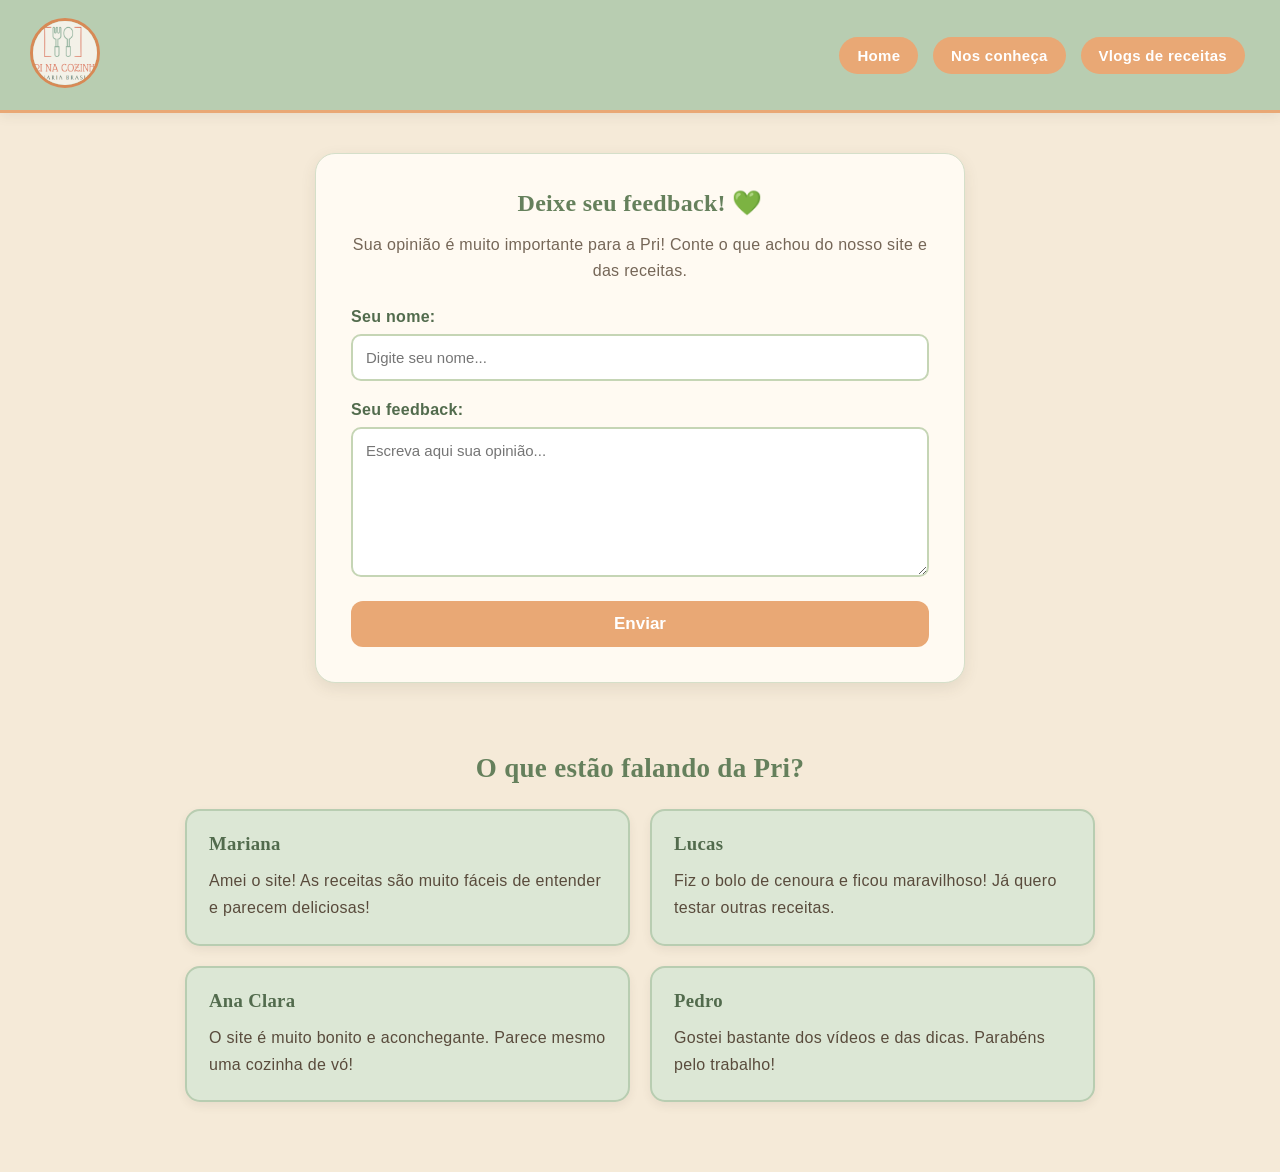
<file: trabalhp-main/TRABALHO-OFICIAL.01-main/TRABALHO-OFICIAL.01-main/receita/feedback.html>
<!DOCTYPE html>
<html lang="pt-br">
<head>
    <meta charset="UTF-8">
    <meta name="viewport" content="width=device-width, initial-scale=1.0">
    <title>Feedback - Pri na Cozinha</title>

    <link rel="stylesheet" href="feedback.css">
</head>
<body>

    <header>
        <a href="index.html" class="logo">
            <img src="img/logo.png" alt="Logo Pri na Cozinha">
        </a>

        <nav>
            <a href="index.html">Home</a>
            <a href="sobre.html">Nos conheça</a>
            <a href="vlogs.html">Vlogs de receitas</a>
        </nav>
    </header>

    <main>

        <section class="feedback-container">

            <h1>Deixe seu feedback! 💚</h1>

            <p>
                Sua opinião é muito importante para a Pri!
                Conte o que achou do nosso site e das receitas.
            </p>

            <form action="index.html" method="get">

                <label for="nome">Seu nome:</label>
                <input
                    type="text"
                    id="nome"
                    name="nome"
                    placeholder="Digite seu nome..."
                    required
                >

                <label for="mensagem">Seu feedback:</label>
                <textarea
                    id="mensagem"
                    name="mensagem"
                    placeholder="Escreva aqui sua opinião..."
                    required
                ></textarea>

                <button type="submit">Enviar </button>

            </form>

        </section>

        <section class="comentarios">

            <h2>O que estão falando da Pri? </h2>

            <div class="lista-feedbacks">

                <div class="feedback-card">
                    <h3>Mariana </h3>
                    <p>
                        Amei o site! As receitas são muito fáceis
                        de entender e parecem deliciosas!
                    </p>
                </div>

                <div class="feedback-card">
                    <h3>Lucas </h3>
                    <p>
                        Fiz o bolo de cenoura e ficou maravilhoso!
                        Já quero testar outras receitas.
                    </p>
                </div>

                <div class="feedback-card">
                    <h3>Ana Clara </h3>
                    <p>
                        O site é muito bonito e aconchegante.
                        Parece mesmo uma cozinha de vó!
                    </p>
                </div>

                <div class="feedback-card">
                    <h3>Pedro </h3>
                    <p>
                        Gostei bastante dos vídeos e das dicas.
                        Parabéns pelo trabalho!
                    </p>
                </div>

            </div>

        </section>

    </main>

</body>
</html>
</file>
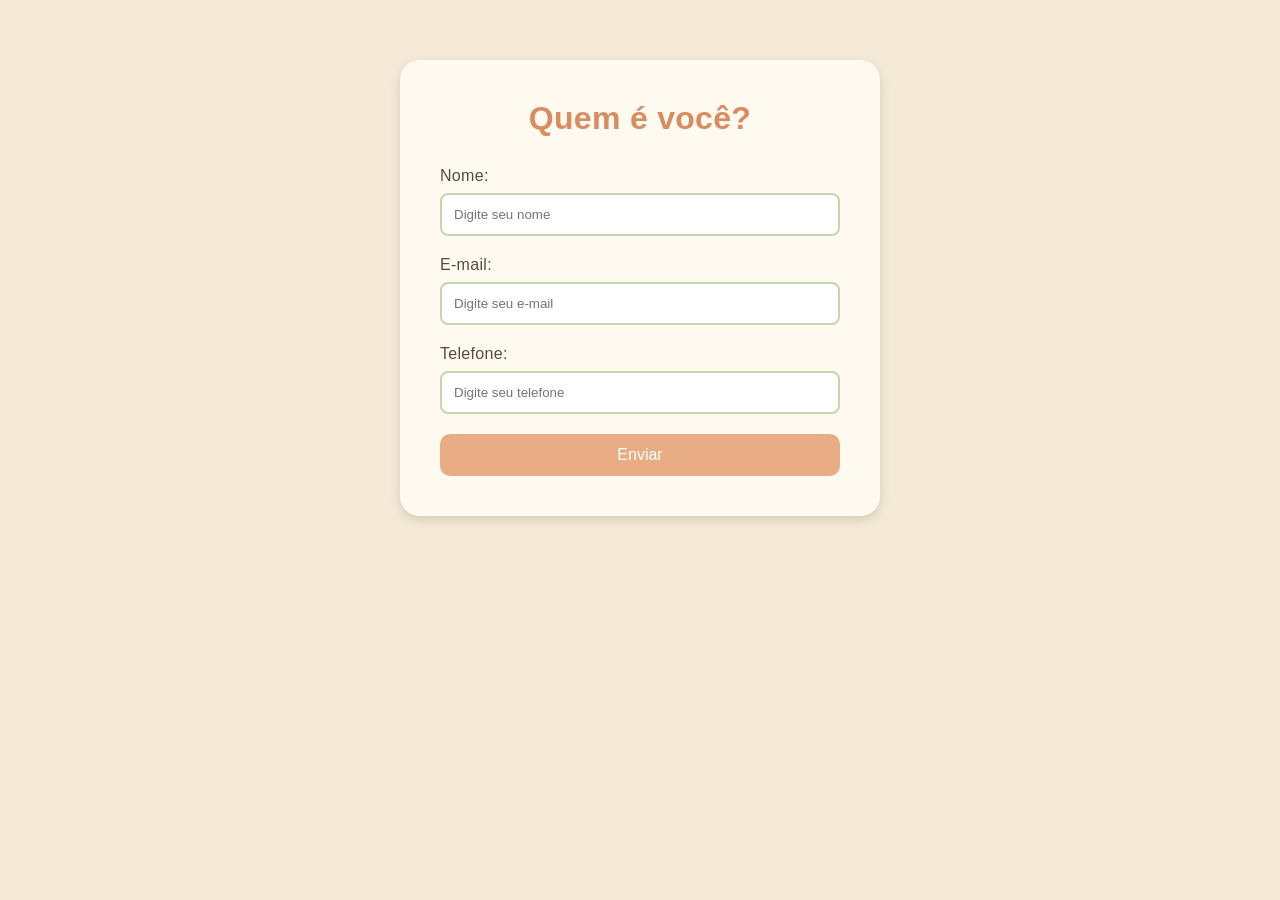
<file: trabalhp-main/TRABALHO-OFICIAL.01-main/TRABALHO-OFICIAL.01-main/receita/formulario.html>
<!DOCTYPE html>
<html lang="pt-br">
<head>
    <meta charset="UTF-8">
    <meta name="viewport" content="width=device-width, initial-scale=1.0">
    <title>Meu Formulário</title>

    <link rel="stylesheet" href="style.css">
</head>
<body>

    <form action="processa.php" method="post">

        <h1>Quem é você?</h1>

        Nome:
        <input type="text" name="nome" placeholder="Digite seu nome" required>

        E-mail:
        <input type="email" name="email" placeholder="Digite seu e-mail" required>

        Telefone:
        <input type="tel" name="telefone" placeholder="Digite seu telefone" required>

       <button type="button" onclick="window.location.href='index.html'">
    Enviar
</button>
    </form>

</body>
</html>
</file>
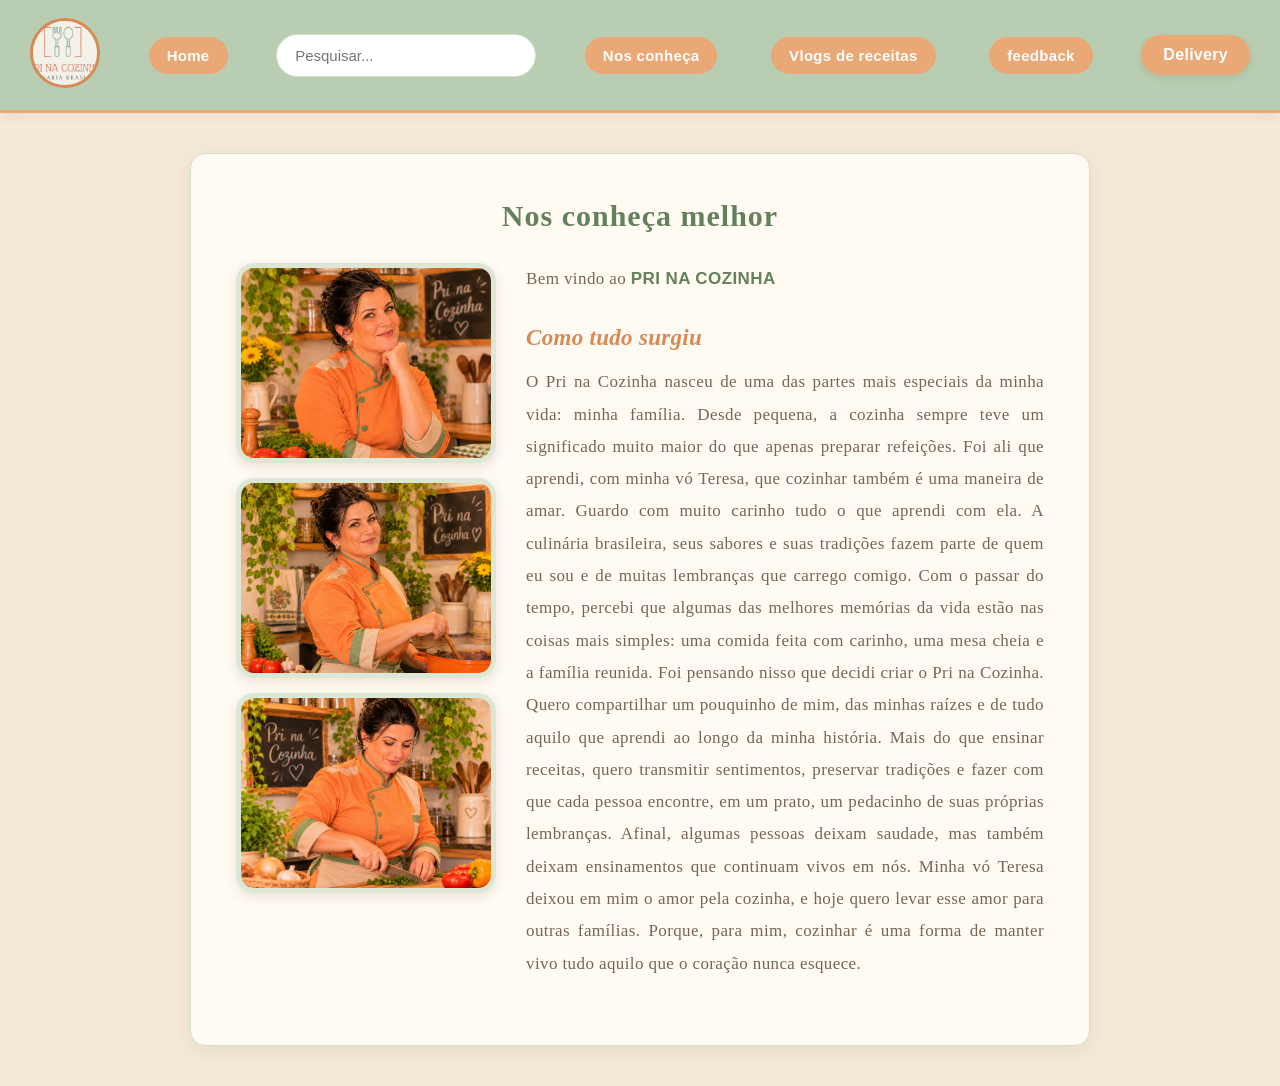
<file: trabalhp-main/TRABALHO-OFICIAL.01-main/TRABALHO-OFICIAL.01-main/receita/sobre.html>
<!DOCTYPE html>
<html lang="en">
<head>
    <meta charset="UTF-8">
    <meta name="viewport" content="width=device-width, initial-scale=1.0">
    <title>PRI NA COZINHA</title>
    <link rel="stylesheet" href="style.css">
</head>
<body>
    <!--CABEÇALHO-->
    <header>
        <a href="index.html" class="logo"><img src="img/logo.png" alt="logo" ></a>

        <nav>
            <a href="index.html">Home</a>
        </nav>

        <input type="text" id="searchInput" placeholder="Pesquisar...">

        <nav>
            <a href="sobre.html">Nos conheça</a>
        </nav>
          <nav>
            <a href="vlogs.html">Vlogs de receitas</a>
        </nav>
        <nav>
            <a href="feedback.html">feedback</a>
        </nav>

        <a href="https://www.ifood.com.br/" target="_blank"> Delivery</a>
    </header>

    <!--CONTEÚDO-->
    <main class="about-container">
        
        <h2>Nos conheça melhor</h2>
        <div class="sobre-apresentacao">

   <div class="fotos-pri">

    <img src="img/Chef Pri na Cozinha em Ambiente Acolhedor.png" alt="Pri na cozinha">

    <img src="img/Chef Pri na Cozinha em Cena Aconchegante.png" alt="Pri preparando receitas">

    <img src="img/Pri na Cozinha_ Ervas Frescas.png">

</div>

    <div class="texto-apresentacao">

        <!-- Aqui ficam o texto de apresentação
        e a história que você já escreveu -->
        <p>Bem vindo ao <strong>PRI NA COZINHA</strong></p>
        
        <h3>Como tudo surgiu</h3>
        <p>

O Pri na Cozinha nasceu de uma das partes mais especiais da minha vida: minha família. Desde pequena, a cozinha sempre teve um significado muito maior do que apenas preparar refeições. Foi ali que aprendi, com minha vó Teresa, que cozinhar também é uma maneira de amar.

Guardo com muito carinho tudo o que aprendi com ela. A culinária brasileira, seus sabores e suas tradições fazem parte de quem eu sou e de muitas lembranças que carrego comigo. Com o passar do tempo, percebi que algumas das melhores memórias da vida estão nas coisas mais simples: uma comida feita com carinho, uma mesa cheia e a família reunida.

Foi pensando nisso que decidi criar o Pri na Cozinha. Quero compartilhar um pouquinho de mim, das minhas raízes e de tudo aquilo que aprendi ao longo da minha história.

Mais do que ensinar receitas, quero transmitir sentimentos, preservar tradições e fazer com que cada pessoa encontre, em um prato, um pedacinho de suas próprias lembranças.

Afinal, algumas pessoas deixam saudade, mas também deixam ensinamentos que continuam vivos em nós. Minha vó Teresa deixou em mim o amor pela cozinha, e hoje quero levar esse amor para outras famílias.

Porque, para mim, cozinhar é uma forma de manter vivo tudo aquilo que o coração nunca esquece.</p>

    </main>
</body>
</html>
</file>
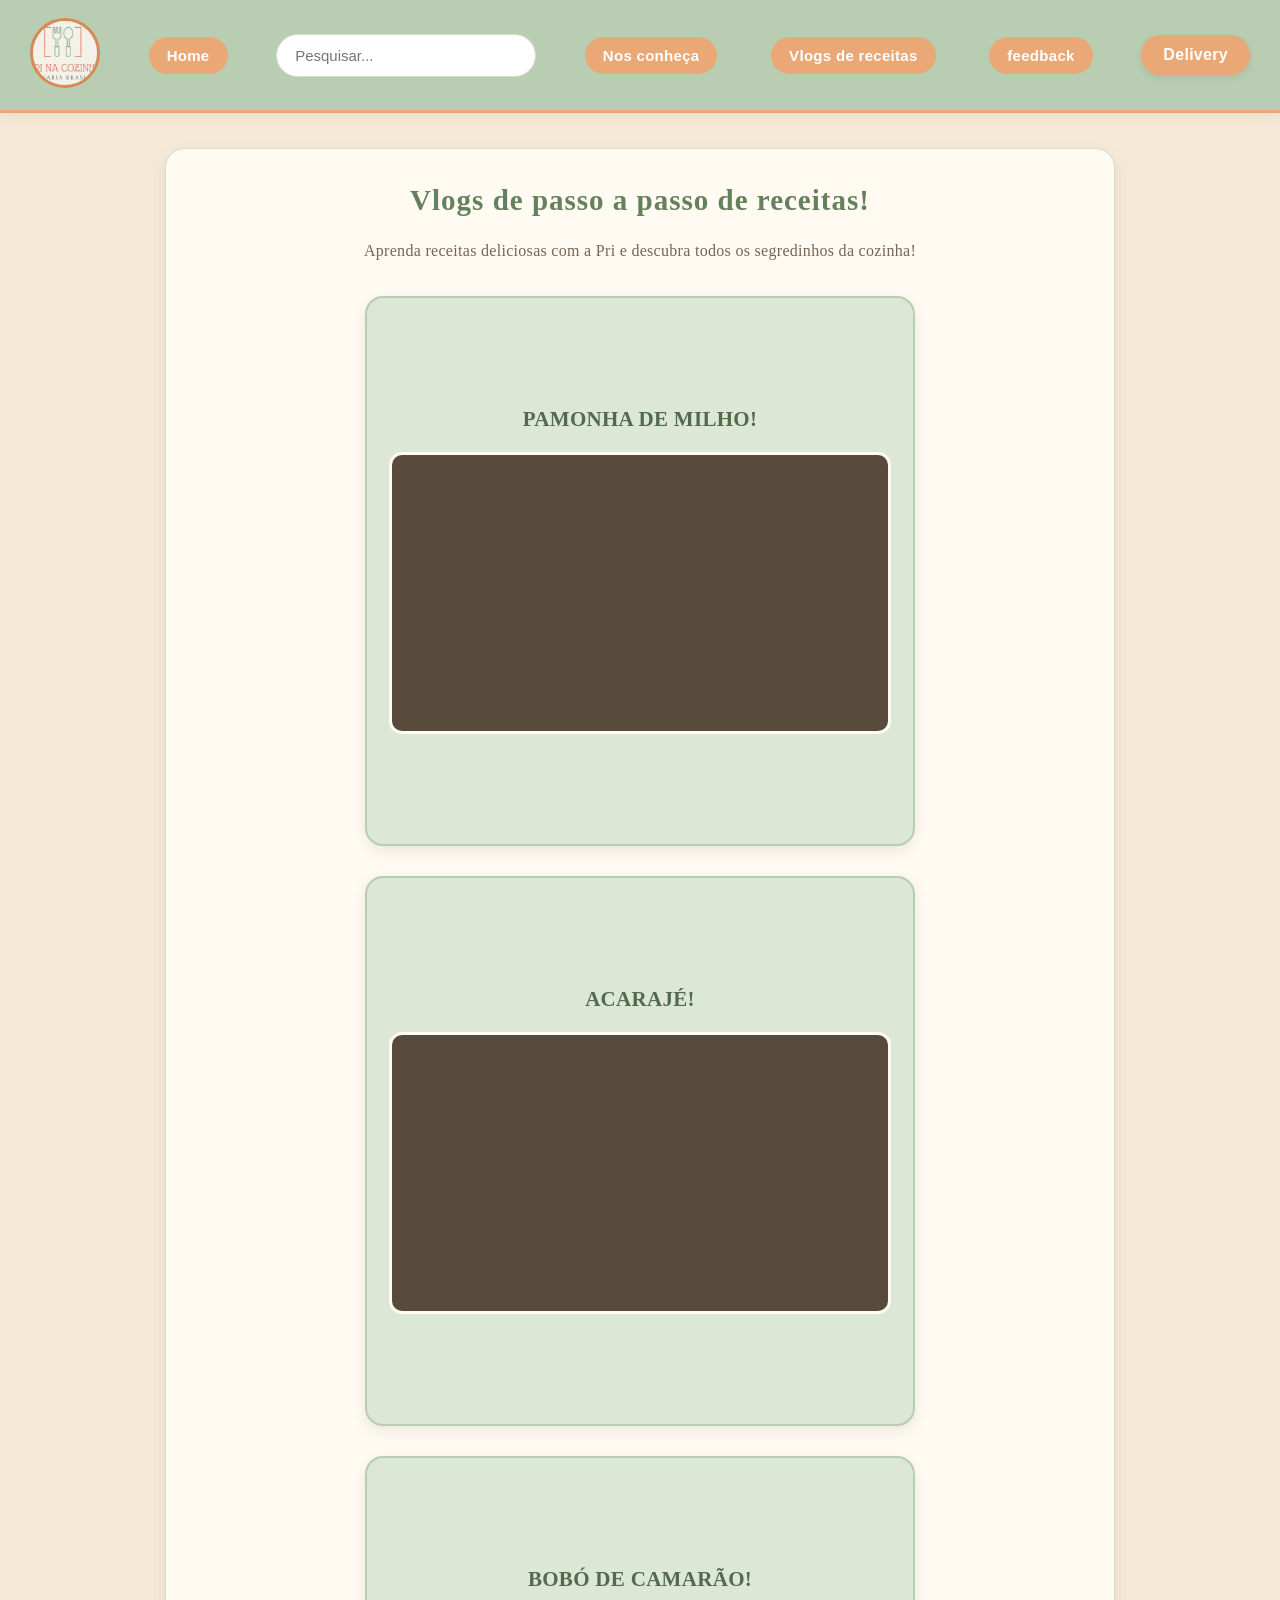
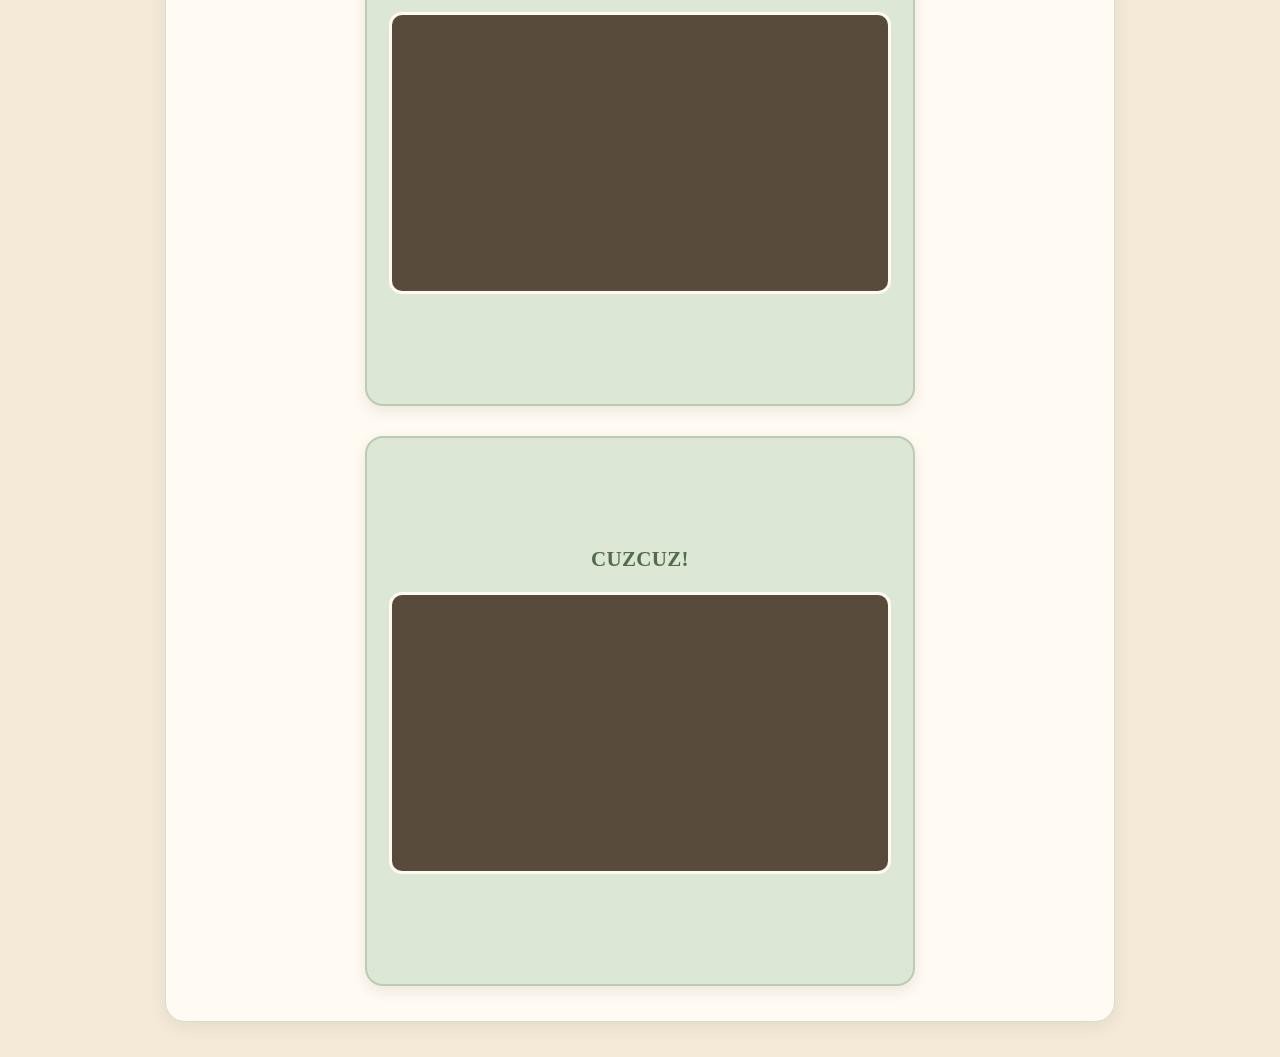
<file: trabalhp-main/TRABALHO-OFICIAL.01-main/TRABALHO-OFICIAL.01-main/receita/vlogs.html>
<!DOCTYPE html>
<html lang="en">
<head>
    <meta charset="UTF-8">
    <meta name="viewport" content="width=device-width, initial-scale=1.0">
    <title>PRI NA COZINHA</title>
    <link rel="stylesheet" href="style.css">
</head>
<body>
    <!--CABEÇALHO-->
    <header>
        <a href="index.html" class="logo"><img src="img/logo.png" alt="logo" ></a>

        <nav>
            <a href="index.html">Home</a>
        </nav>

        <input type="text" id="searchInput" placeholder="Pesquisar...">

        <nav>
            <a href="sobre.html">Nos conheça</a>
        </nav>
        <nav>
            <a href="vlogs.html">Vlogs de receitas</a>
        </nav>
       <nav>
            <a href="feedback.html">feedback</a>
        </nav>

        <a href="https://www.ifood.com.br/" target="_blank"> Delivery</a>
    </header>

    <!--CONTEÚDO-->

<main class="video">

    <h2>Vlogs de passo a passo de receitas!</h2>

    <p>Aprenda receitas deliciosas com a Pri e descubra todos os segredinhos da cozinha!</p>

    <div class="lista-videos">

        
<div class="video-card">
    <h3>PAMONHA DE MILHO!</h3>

    <iframe
        src="https://www.youtube.com/embed/56c5g_DsO88"
        title="Vídeo de receita"
        allowfullscreen>
    </iframe>
</div>


        
<div class="video-card">
    <h3>ACARAJÉ!</h3>

    <iframe
        src="https://www.youtube.com/embed/q2Nuoz4fSBo"
        title="Vídeo de receita"
        allowfullscreen>
    </iframe>
</div>

        

       
<div class="video-card">
    <h3>BOBÓ DE CAMARÃO!</h3>

    <iframe
        src="https://www.youtube.com/embed/UITsK_S3I_Y"
        title="Vídeo de receita"
        allowfullscreen>
    </iframe>
</div>


        
<div class="video-card">
    <h3>CUZCUZ!</h3>

    <iframe
        src="https://www.youtube.com/embed/nCRHXCneQN0"
        title="Vídeo de receita"
        allowfullscreen>
    </iframe>
</div>


    </div>

</main>

</body>
</html>
</file>
<file: trabalhp-main/TRABALHO-OFICIAL.01-main/TRABALHO-OFICIAL.01-main/receita/feedback.css>
* {
    margin: 0;
    padding: 0;
    box-sizing: border-box;
}

body {
    font-family: 'Trebuchet MS', Arial, sans-serif;
    background-color: #f5ead8;
    color: #594b3c;
    letter-spacing: 0.3px;
}

/* ============================= */
/* CABEÇALHO */
/* ============================= */

header {
    display: flex;
    justify-content: space-between;
    align-items: center;
    padding: 18px 30px;
    background-color: #b8cdb1;
    border-bottom: 3px solid #e9a875;
    box-shadow: 0 3px 12px rgba(70, 60, 40, 0.08);
}

logo {
    font-family: Georgia, serif;
    font-size: 25px;
    font-weight: bold;
    color: #526b4d;
    text-decoration: none;
    letter-spacing: 1px;
}

.logo img {
    width: 70px;
    height: 70px;
    border-radius: 50%;
    object-fit: cover;
    border: 3px solid #d88955;
    box-sizing: border-box;
}

 /* MENU DE NAVEGAÇÃO */

nav a {
    color: white;
    text-decoration: none;
    margin: 5px;
    padding: 10px 18px;
    font-weight: bold;
    font-size: 15px;
    border-radius: 20px;
    background-color: #e9a875;
    display: inline-block;
    transition: 0.3s;
}

nav a:hover {
     background-color: #d88955;
    transform: translateY(-2px);
}


/* PESQUISA */

#searchInput {
    width: 260px;
    height: 43px;
    padding: 10px 18px;
    border-radius: 25px;
    border: 1px solid #d5dfc9;
    background-color: white;
    outline: none;
    font-family: inherit;
    font-size: 15px;
    color: #594b3c;
    transition: 0.3s;
}

#searchInput:focus {
    border-color: #d88955;
    box-shadow: 0 0 6px rgba(216, 137, 85, 0.25);
}

/* BOTÃO DA PESQUISA */

.pesquisa button,
button[type="search"] {
    background-color: #e9a875;
    color: white;
    border: none;
    padding: 15px 20px;
    border-radius: 25px;
    cursor: pointer;
    font-weight: bold;
    transition: 0.3s;
}

.pesquisa button:hover,
button[type="search"]:hover {
    background-color: #d88955;
}

/* ============================= */
/* DELIVERY */
/* ============================= */

header > a:last-child {
    background-color: #e9a875;
    color: white;
    padding: 11px 22px;
    border-radius: 25px;
    text-decoration: none;
    font-weight: bold;
    transition: 0.3s;
    box-shadow: 0 3px 7px rgba(90, 60, 30, 0.10);
}

header > a:last-child:hover {
    background-color: #d88955;
    transform: translateY(-2px);
}


/* CAIXA DO FORMULÁRIO */

.feedback-container {
    background-color: #fffaf2;
    max-width: 650px;
    margin: 40px auto;
    padding: 35px;
    border-radius: 20px;
    border: 1px solid #d5dfc9;
    box-shadow: 0 5px 15px rgba(80, 65, 45, 0.10);
}

.feedback-container h1 {
    color: #65805c;
    text-align: center;
    font-family: Georgia, serif;
    margin-bottom: 15px;
}

.feedback-container p {
    text-align: center;
    color: #756657;
    margin-bottom: 25px;
    line-height: 1.6;
}

/* CAMPOS */

form label {
    display: block;
    color: #526b4d;
    font-weight: bold;
    margin-bottom: 8px;
}

form input,
form textarea {
    width: 100%;
    padding: 13px;
    border: 2px solid #c5d5b5;
    border-radius: 10px;
    background-color: white;
    font-family: inherit;
    font-size: 15px;
    margin-bottom: 20px;
}

form textarea {
    height: 150px;
    resize: vertical;
}

form input:focus,
form textarea:focus {
    outline: none;
    border-color: #e9ad86;
}

/* BOTÃO ENVIAR */

form button {
    width: 100%;
    padding: 13px;
    border: none;
    border-radius: 12px;
    background-color: #e9a875;
    color: white;
    font-size: 17px;
    font-weight: bold;
    cursor: pointer;
    transition: 0.3s;
}

form button:hover {
    background-color: #d88955;
}

/* FEEDBACKS FICTÍCIOS */

.comentarios {
    max-width: 950px;
    margin: 50px auto;
    padding: 20px;
}

.comentarios h2 {
    text-align: center;
    color: #65805c;
    font-family: Georgia, serif;
    font-size: 27px;
    margin-bottom: 25px;
}

.lista-feedbacks {
    display: grid;
    grid-template-columns: 1fr 1fr;
    gap: 20px;
}

/* QUADRADINHOS */

.feedback-card {
    background-color: #dce7d5;
    border: 2px solid #b8cdb1;
    border-radius: 15px;
    padding: 22px;
    box-shadow: 0 4px 10px rgba(80, 65, 45, 0.08);
    transition: 0.3s;
}

.feedback-card:hover {
    transform: translateY(-4px);
}

.feedback-card h3 {
    color: #526b4d;
    font-family: Georgia, serif;
    margin-bottom: 12px;
}

.feedback-card p {
    color: #594b3c;
    line-height: 1.7;
}

/* CELULAR */

@media (max-width: 650px) {

    header {
        flex-direction: column;
        gap: 15px;
    }

    nav {
        text-align: center;
    }

    .feedback-container {
        margin: 25px 15px;
        padding: 25px;
    }

    .lista-feedbacks {
        grid-template-columns: 1fr;
    }

    .comentarios {
        margin: 25px 10px;
    }
}
</file>
<file: trabalhp-main/TRABALHO-OFICIAL.01-main/TRABALHO-OFICIAL.01-main/receita/style.css>
/* ============================= */
/* CONFIGURAÇÕES GERAIS */
/* ============================= */

* {
    margin: 0;
    padding: 0;
    box-sizing: border-box;
}

body {
    font-family: 'Trebuchet MS', Arial, sans-serif;
    background-color: #f5ead8;
    color: #594b3c;
    letter-spacing: 0.3px;
}

/* ============================= */
/* CABEÇALHO */
/* ============================= */

header {
    display: flex;
    justify-content: space-between;
    align-items: center;
    padding: 18px 30px;
    background-color: #b8cdb1;
    border-bottom: 3px solid #e9a875;
    box-shadow: 0 3px 12px rgba(70, 60, 40, 0.08);
}

logo {
    font-family: Georgia, serif;
    font-size: 25px;
    font-weight: bold;
    color: #526b4d;
    text-decoration: none;
    letter-spacing: 1px;
}

.logo img {
    width: 70px;
    height: 70px;
    border-radius: 50%;
    object-fit: cover;
    border: 3px solid #d88955;
    box-sizing: border-box;
}

 /* MENU DE NAVEGAÇÃO */

nav a {
    color: white;
    text-decoration: none;
    margin: 5px;
    padding: 10px 18px;
    font-weight: bold;
    font-size: 15px;
    border-radius: 20px;
    background-color: #e9a875;
    display: inline-block;
    transition: 0.3s;
}

nav a:hover {
     background-color: #d88955;
    transform: translateY(-2px);
}


/* PESQUISA */

#searchInput {
    width: 260px;
    height: 43px;
    padding: 10px 18px;
    border-radius: 25px;
    border: 1px solid #d5dfc9;
    background-color: white;
    outline: none;
    font-family: inherit;
    font-size: 15px;
    color: #594b3c;
    transition: 0.3s;
}

#searchInput:focus {
    border-color: #d88955;
    box-shadow: 0 0 6px rgba(216, 137, 85, 0.25);
}

/* BOTÃO DA PESQUISA */

.pesquisa button,
button[type="search"] {
    background-color: #e9a875;
    color: white;
    border: none;
    padding: 15px 20px;
    border-radius: 25px;
    cursor: pointer;
    font-weight: bold;
    transition: 0.3s;
}

.pesquisa button:hover,
button[type="search"]:hover {
    background-color: #d88955;
}

/* ============================= */
/* DELIVERY */
/* ============================= */

header > a:last-child {
    background-color: #e9a875;
    color: white;
    padding: 11px 22px;
    border-radius: 25px;
    text-decoration: none;
    font-weight: bold;
    transition: 0.3s;
    box-shadow: 0 3px 7px rgba(90, 60, 30, 0.10);
}

header > a:last-child:hover {
    background-color: #d88955;
    transform: translateY(-2px);
}

/* ============================= */
/* CONTEÚDO PRINCIPAL */
/* ============================= */

main {
    padding: 35px 30px;
    max-width: 1100px;
    margin: auto;
}

main h2 {
    text-align: center;
    color: #65805c;
    margin-bottom: 28px;
    font-family: Georgia, serif;
    font-size: 29px;
    letter-spacing: 1px;
}

/* ============================= */
/* RECEITAS */
/* ============================= */

.Grid {
    display: grid;
    grid-template-columns: 1fr;
    gap: 18px;
    margin-top: 25px;
}

/* CARDS */

.card {
    background-color: #fffaf2;
    border-radius: 13px;
    overflow: hidden;
    cursor: pointer;
    border: 1px solid #d5dfc9;
    transition: 0.3s ease;
    box-shadow: 0 4px 12px rgba(80, 65, 45, 0.09);
}

.card:hover {
    transform: translateY(-5px);
    border-color: #e9a875;
    box-shadow: 0 8px 18px rgba(80, 65, 45, 0.15);
}

/* IMAGENS */

.card img {
    width: 100%;
    height: 160px;
    object-fit: cover;
    display: block;
    transition: 0.4s;
}

.card:hover img {
    transform: scale(1.02);
}

/* NOMES DAS RECEITAS */

.card h3 {
    padding: 19px;
    margin: 0;
    font-family: Georgia, serif;
    font-size: 19px;
    color: #526b4d;
    background-color: #dce7d5;
    letter-spacing: 0.5px;
}

/* ============================= */
/* MODAL */
/* ============================= */

.modal {
    display: none;
    position: fixed;
    inset: 0;
    background: rgba(50, 45, 35, 0.75);
    justify-content: center;
    align-items: center;
    padding: 20px;
    z-index: 10;
}

.modal.active {
    display: flex;
}

.modal-content {
    background-color: #fffaf2;
    padding: 28px;
    border-radius: 17px;
    max-width: 550px;
    width: 100%;
    max-height: 90vh;
    overflow-y: auto;
    position: relative;
    box-shadow: 0 10px 30px rgba(0, 0, 0, 0.15);
}

.modal-content img {
    width: 100%;
    height: 210px;
    object-fit: cover;
    border-radius: 12px;
}

.modal-content h2 {
    color: #65805c;
    margin: 15px 0;
    font-family: Georgia, serif;
}

.modal-content h3 {
    color: #d88955;
    margin: 18px 0 10px;
    font-family: Georgia, serif;
    font-size: 20px;
}

.modal-content li {
    line-height: 1.9;
    color: #594b3c;
}

/* BOTÃO FECHAR */

#closeModal {
    position: absolute;
    top: 12px;
    right: 12px;
    background-color: #e9a875;
    color: white;
    border: none;
    padding: 8px 12px;
    cursor: pointer;
    border-radius: 8px;
    font-weight: bold;
    transition: 0.3s;
}

#closeModal:hover {
    background-color: #d88955;
}

/* ============================= */
/* PÁGINA SOBRE */
/* ============================= */

.about-container {
    background-color: #fffaf2;
    padding: 45px;
    margin: 40px auto;
    max-width: 900px;
    border-radius: 15px;
    border: 1px solid #d5dfc9;
    box-shadow: 0 5px 20px rgba(80, 65, 45, 0.09);
}

.about-container h2 {
    color: #65805c;
    text-align: center;
    font-family: Georgia, serif;
    font-size: 30px;
    margin-bottom: 30px;
    letter-spacing: 1px;
}

.about-container h3 {
    color: #d88955;
    margin: 30px 0 15px;
    font-family: Georgia, serif;
    font-size: 23px;
    font-style: italic;
}

.about-container p {
    font-family: Georgia, serif;
    font-size: 17px;
    line-height: 2;
    margin-bottom: 20px;
    text-align: justify;
    color: #756657;
    letter-spacing: 0.4px;
}

.about-container strong {
    color: #65805c;
}


/* ============================= */
/* PÁGINA DE VLOGS */
/* ============================= */

.video {
    max-width: 950px;
    margin: 35px auto;
    padding: 35px 25px;
    background-color: #fffaf2;
    border-radius: 20px;
    border: 1px solid #d5dfc9;
    box-shadow: 0 5px 18px rgba(80, 65, 45, 0.09);
}

.video h2 {
    color: #65805c;
    text-align: center;
    font-family: Georgia, serif;
    font-size: 29px;
    margin-bottom: 20px;
}

.video p {
    color: #756657;
    text-align: center;
    font-family: Georgia, serif;
    line-height: 1.8;
    margin-bottom: 30px;
}

/* ORGANIZAÇÃO DOS VÍDEOS */

.lista-videos {
    display: flex;
    flex-direction: column;
    align-items: center;
    gap: 30px;
}

/* CAIXAS VERDES */

.video-card {
    background-color: #dce7d5;
    width: 100%;
    max-width: 550px;
    aspect-ratio: 1 / 1;
    padding: 22px;
    border-radius: 18px;
    border: 2px solid #b8cdb1;
    box-shadow: 0 5px 14px rgba(80, 65, 45, 0.10);

    display: flex;
    flex-direction: column;
    justify-content: center;
    align-items: center;

    transition: 0.3s;
}

.video-card:hover {
    transform: translateY(-4px);
    box-shadow: 0 8px 18px rgba(80, 65, 45, 0.15);
}

/* TÍTULOS */

.video-card h3 {
    color: #526b4d;
    font-family: Georgia, serif;
    font-size: 21px;
    margin-bottom: 20px;
    text-align: center;
}

/* VÍDEOS */

.video-card video,
.video-card iframe {
    width: 100%;
    aspect-ratio: 16 / 9;
    height: auto;
    display: block;
    border-radius: 13px;
    background-color: #594b3c;
    border: 3px solid #fffaf2;
}

/* RESPONSIVIDADE */

@media (max-width: 600px) {

    .video {
        margin: 20px 10px;
        padding: 22px 15px;
    }

    .video h2 {
        font-size: 24px;
    }

    .video-card {
        max-width: 100%;
        padding: 16px;
    }

    .video-card h3 {
        font-size: 18px;
    }
}




/* ============================= */
/* FORMULÁRIO */
/* ============================= */

form {
    background-color: #fffaf0;
    max-width: 480px;
    margin: 60px auto;
    padding: 40px;
    border-radius: 20px;
    box-shadow: 0 4px 12px #d8cbb5;
}

form h1 {
    color: #d98c5f;
    text-align: center;
    margin-bottom: 30px;
}

form input[type="text"],
form input[type="email"],
form input[type="tel"] {
    width: 100%;
    padding: 12px;
    border: 2px solid #c5d5b5;
    border-radius: 8px;
    background-color: white;
    margin-top: 8px;
    margin-bottom: 20px;
}

form input[type="text"]:focus,
form input[type="email"]:focus,
form input[type="tel"]:focus {
    outline: none;
    border-color: #e9ad86;
}

/* BOTÃO ENVIAR */

form input[type="submit"],
form button {
    background-color: #e9ad86;
    color: white;
    border: none;
    padding: 12px;
    width: 100%;
    border-radius: 10px;
    cursor: pointer;
    font-size: 16px;
    transition: 0.3s;
}

form input[type="submit"]:hover,
form button:hover {
    background-color: #a9bd98;
}

/* ============================= */
/* RESPONSIVIDADE */
/* ============================= */

@media (max-width: 650px) {

    header {
        flex-wrap: wrap;
        justify-content: center;
        gap: 15px;
        text-align: center;
    }

    main {
        padding: 25px 15px;
    }

    .about-container {
        margin: 20px 15px;
        padding: 25px;
    }

    .about-container p {
        font-size: 16px;
    }

    main h2 {
        font-size: 23px;
    }

    .video {
        margin: 20px 12px;
        padding: 18px;
    }

    .video h2 {
        font-size: 23px;
    }

    .video-card video {
        height: 210px;
    }

    form {
        margin: 30px auto;
        padding: 25px;
    }
}

/* FOTO E APRESENTAÇÃO DA PRI */

.sobre-apresentacao {
    display: flex;
    align-items: flex-start;
    gap: 30px;
    margin-top: 25px;
}


/* FOTOS DA PRI */

.fotos-pri {
    width: 260px;
    display: flex;
    flex-direction: column;
    gap: 15px;
}

.fotos-pri img {
    width: 100%;
    height: 200px;
    object-fit: cover;
    border-radius: 18px;
    border: 5px solid #dce7d5;
    box-shadow: 0 4px 12px rgba(80, 65, 45, 0.12);
}

/* CELULAR */

@media (max-width: 650px) {
    .fotos-pri {
        width: 220px;
    }

    .fotos-pri img {
        height: 180px;
    }
}


.texto-apresentacao {
    flex: 1;
}

.texto-apresentacao p {
    line-height: 1.9;
}

/* CELULAR */

@media (max-width: 650px) {
    .sobre-apresentacao {
        flex-direction: column;
        align-items: center;
    }

    .foto-pri {
        width: 220px;
        height: 280px;
    }
}
/* Reset básico para evitar margens indesejadas */
* {
  margin: 0;
  padding: 0;
  box-sizing: border-box;
  font-family: Arial, sans-serif;
}

.footer-simples {
  background-color: #365c42; /* Cor de fundo escura */
  color: #fff;            /* Cor do texto */
  padding: 20px 0;
  width: 100%;
}

.footer-container {
  max-width: 1100px;
  margin: 0 auto;
  padding: 0 20px;
  display: flex;
  justify-content: space-between; /* Texto na esquerda, links na direita */
  align-items: center;
  flex-wrap: wrap; /* Adapta para celulares */
  gap: 15px;
}

.footer-container p {
  font-size: 14px;
  color: #ccc;
}

.footer-links {
  list-style: none;
  display: flex;
  gap: 20px; /* Espaço entre os links */
}

.footer-links a {
  color: #fff;
  text-decoration: none;
  font-size: 14px;
  transition: color 0.3s ease;
}

.footer-links a:hover {
  color: #00a8ff; /* Cor ao passar o mouse */
}

/* Ajuste para telas pequenas (celulares) */
@media (max-width: 600px) {
  .footer-container {
    flex-direction: column;
    text-align: center;
  }
}
</file>
